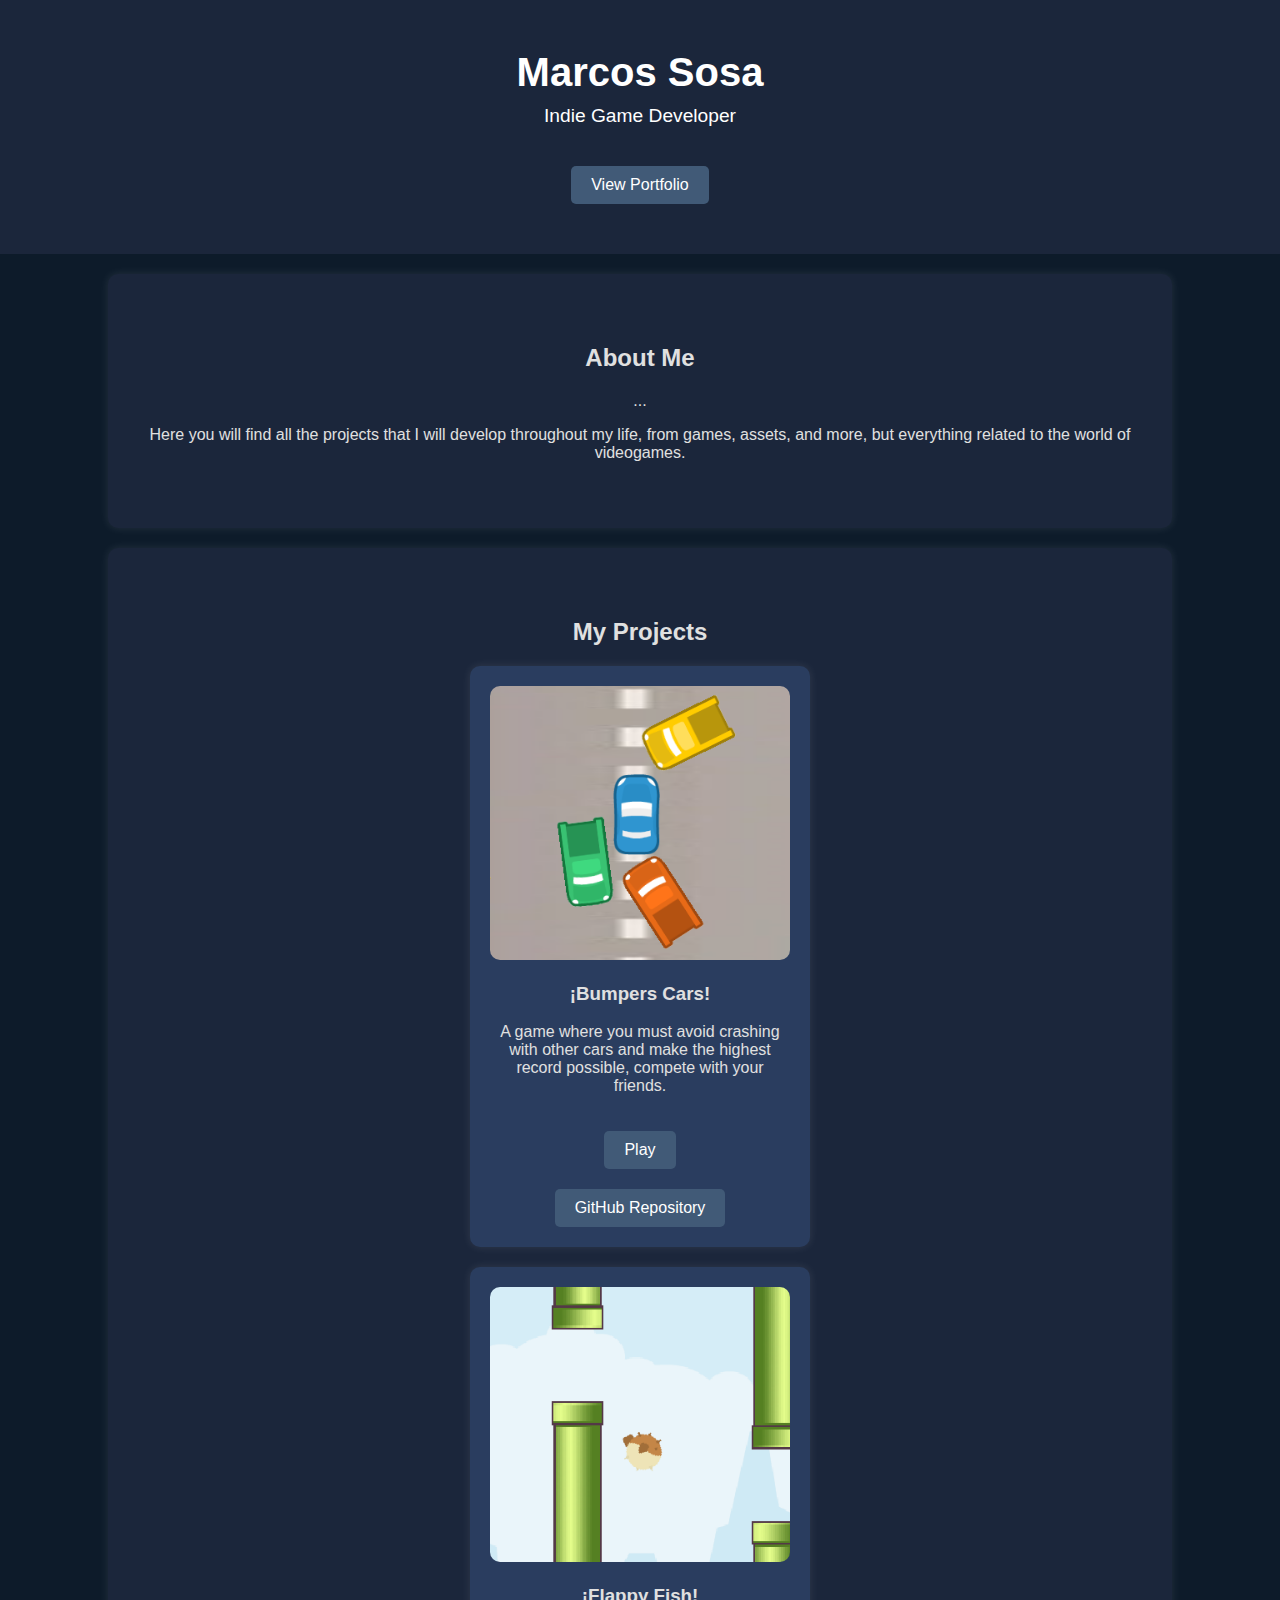
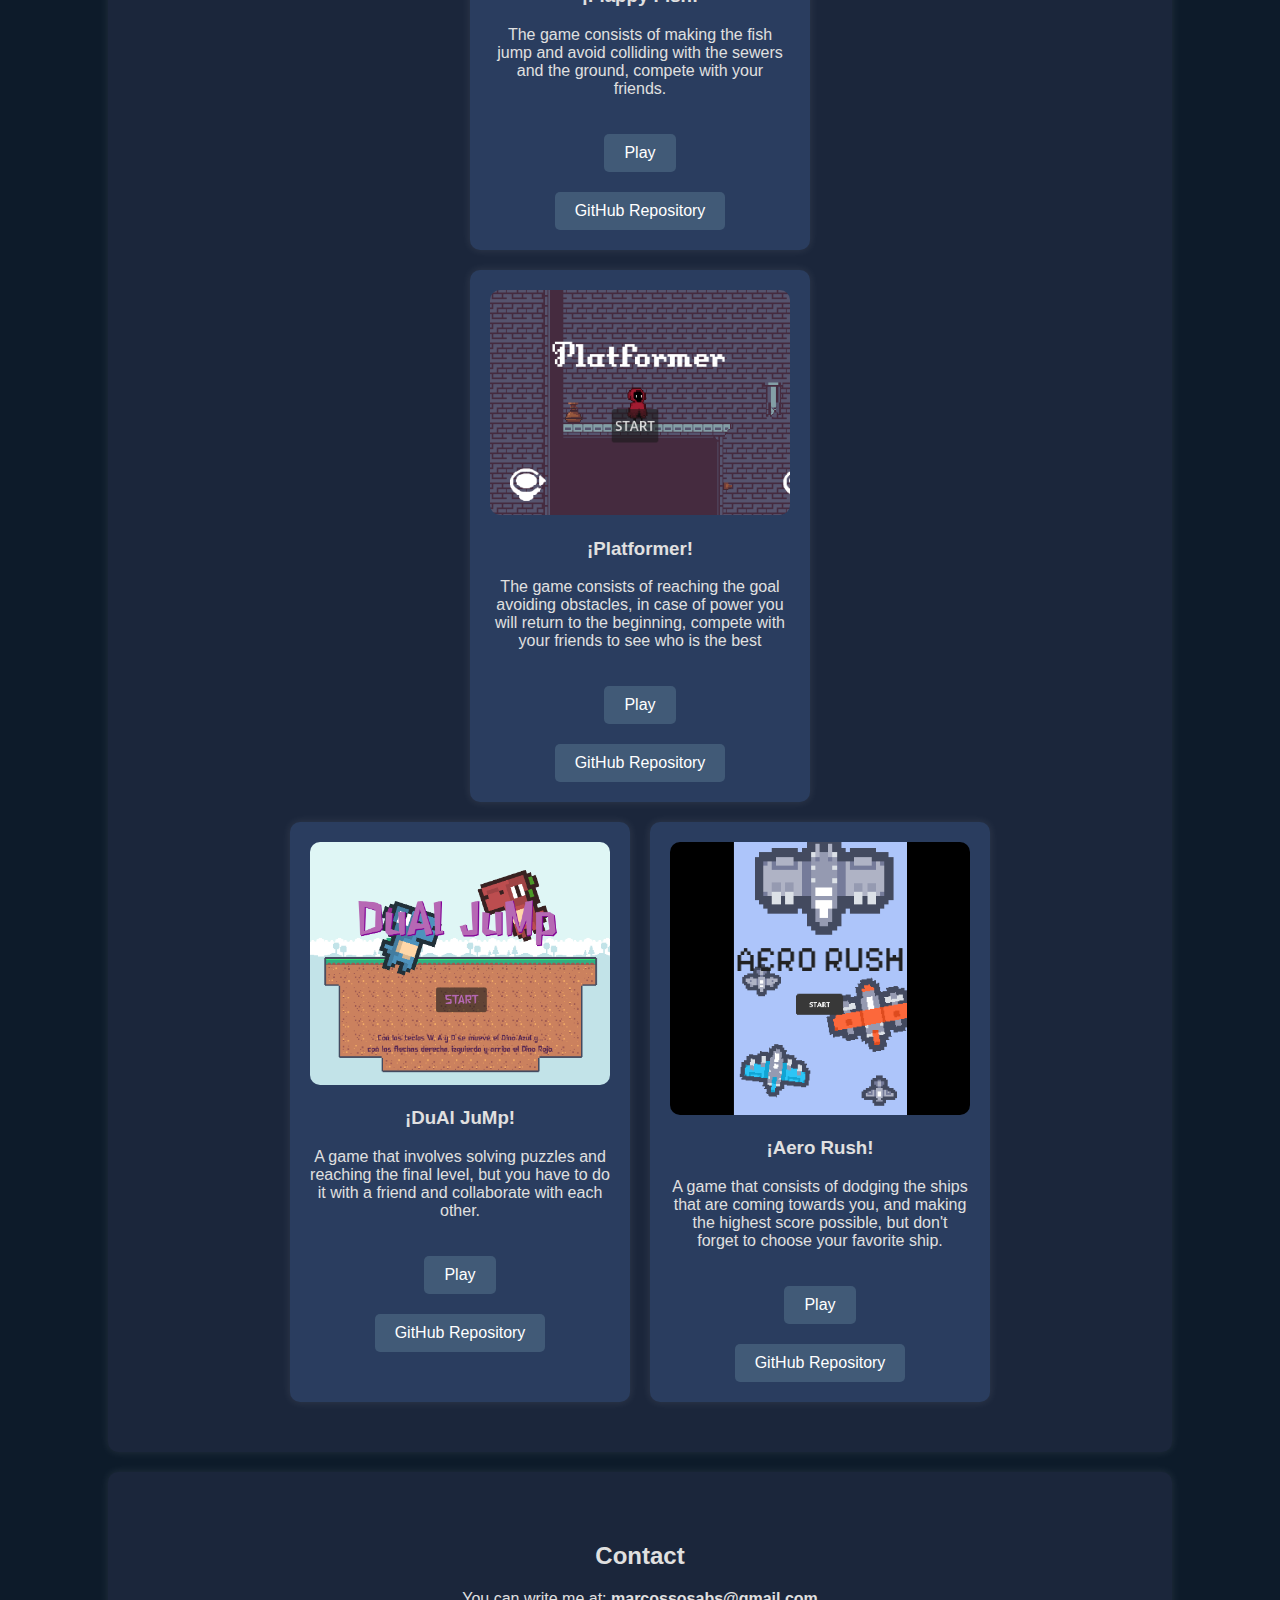
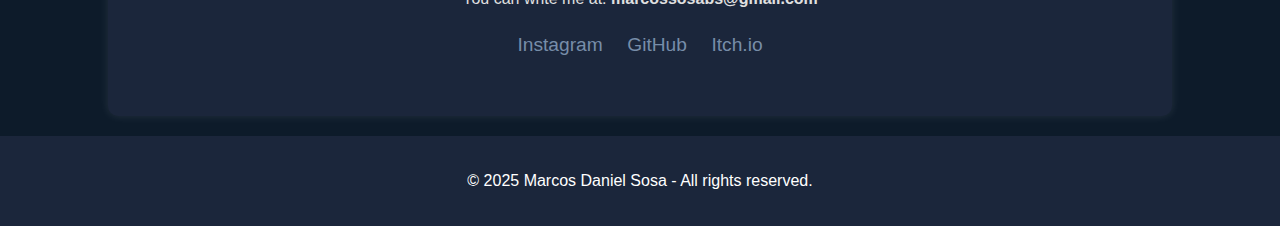
<file: index.html>
<!DOCTYPE html>
<html lang="es">
<head>
    <meta charset="UTF-8">
    <meta name="viewport" content="width=device-width, initial-scale=1.0">
    <title>My Portfolio</title>
    <link rel="stylesheet" href="styles.css">
    <link rel="icon" href="contenido/FaviconMGP.png">
</head>
<body>
    <!-- Sección Principal -->
    <header>
        <h1>Marcos Sosa</h1>
        <p>Indie Game Developer</p>
        <a href="#portafolio" class="btn">View Portfolio</a>
    </header>

    <!-- Sección Sobre Mí -->
    <section id="sobre-mi">
        <h2>About Me</h2>
        <p>...</p>
        <p>Here you will find all the projects that I will develop throughout my life, from games, assets, and more, but everything related to the world of videogames.</p>
    </section>

    <!-- Sección de Portafolio -->
    <section id="portafolio">
        <h2>My Projects</h2>

        <div class="proyectos">
            <div class="proyecto">
                <img src="Contenido/BumpersCars.png" alt="Proyecto 1">
                <h3>¡Bumpers Cars!</h3>
                <p>A game where you must avoid crashing with other cars and make the highest record possible, compete with your friends.</p>
                <div>
                    <a href="https://marquis-dev.itch.io/bumpers-cars" target="blank" class="btn">Play</a>
                </div>
                <div>
                    <a href="https://github.com/MarquitosDev/BumpersCars" target="blank" class="btn">GitHub Repository</a>
                </div>
        </div>

        <div class="proyectos">
            <div class="proyecto">
                <img src="Contenido/FlappyFish.png" alt="Proyecto 1">
                <h3>¡Flappy Fish!</h3>
                <p>The game consists of making the fish jump and avoid colliding with the sewers and the ground, compete with your friends.</p>
                <div>
                    <a href="https://marquis-dev.itch.io/flappy-fish" target="blank" class="btn">Play</a>
                </div>
                <div>
                    <a href="https://github.com/MarquitosDev/FlappyFish" target="blank" class="btn">GitHub Repository</a>
                </div>
        </div>

        <div class="proyectos">
            <div class="proyecto">
                <img src="Contenido/Platformer.png" alt="Proyecto 1">
                <h3>¡Platformer!</h3>
                <p>The game consists of reaching the goal avoiding obstacles, in case of power you will return to the beginning, compete with your friends to see who is the best</p>
                <div class="enlace">
                    <a href="https://marquis-dev.itch.io/platformer" target="blank" class="btn">Play</a>
                </div>
                <div class="enlace">
                    <a href="https://github.com/MarquitosDev/Platformer" target="blank" class="btn">GitHub Repository</a>
                </div>
        </div>

    <div class="proyectos">
        <div class="proyecto">
            <img src="Contenido/DuAl JuMp.png" alt="Proyecto 1">
            <h3>¡DuAl JuMp!</h3>
            <p>A game that involves solving puzzles and reaching the final level, but you have to do it with a friend and collaborate with each other.</p>
            <div>
                <a href="https://marquis-dev.itch.io/dual-jump" target="blank" class="btn">Play</a>
            </div>
            <div>
                <a href="https://github.com/MarquitosDev/DuAl-JuMp" target="blank" class="btn">GitHub Repository</a>
            </div>
    </div>

    <div class="proyectos">
        <div class="proyecto">
            <img src="Contenido/Aero Rush.png" alt="Proyecto 1">
            <h3>¡Aero Rush!</h3>
            <p>A game that consists of dodging the ships that are coming towards you, and making the highest score possible, but don't forget to choose your favorite ship.</p>
            <div>
                <a href="https://marquis-dev.itch.io/aero-rush" target="blank" class="btn">Play</a>
            </div>
            <div>
                <a href="https://github.com/MarquitosDev/Aero-Rush" target="blank" class="btn">GitHub Repository</a>
            </div>
            </section>
    </div>
    <!-- Contacto -->
    <section id="contacto">
        <h2>Contact</h2>
        <p>You can write me at: <strong>marcossosabs@gmail.com</strong></p>
        <div class="redes">
            <a href="https://www.instagram.com/marquis_974/">Instagram</a>
            <a href="https://github.com/MarquitosDev">GitHub</a>
            <a href="https://marquis-dev.itch.io/">Itch.io</a>
        </div>
    </section>

    <footer>
        <p>&copy; 2025 Marcos Daniel Sosa - All rights reserved.</p>
    </footer>
</body>
</html>
</file>
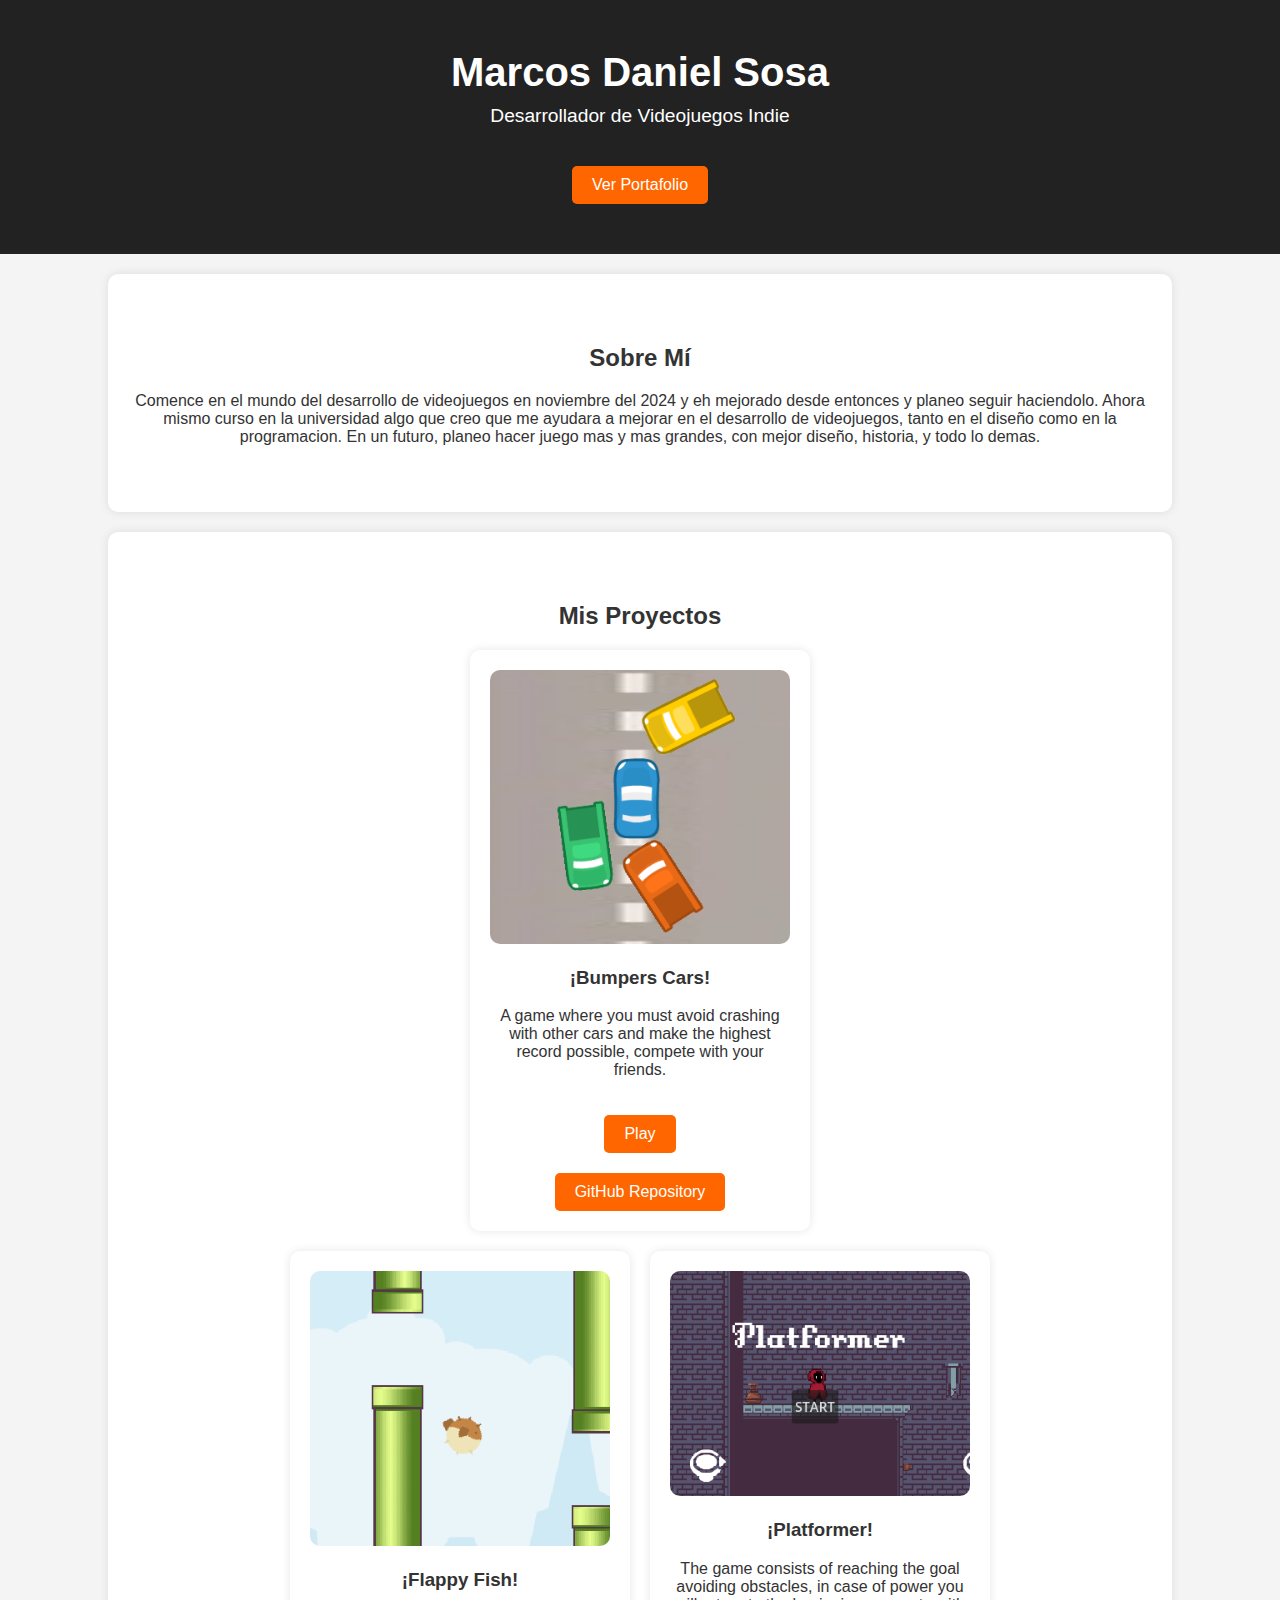
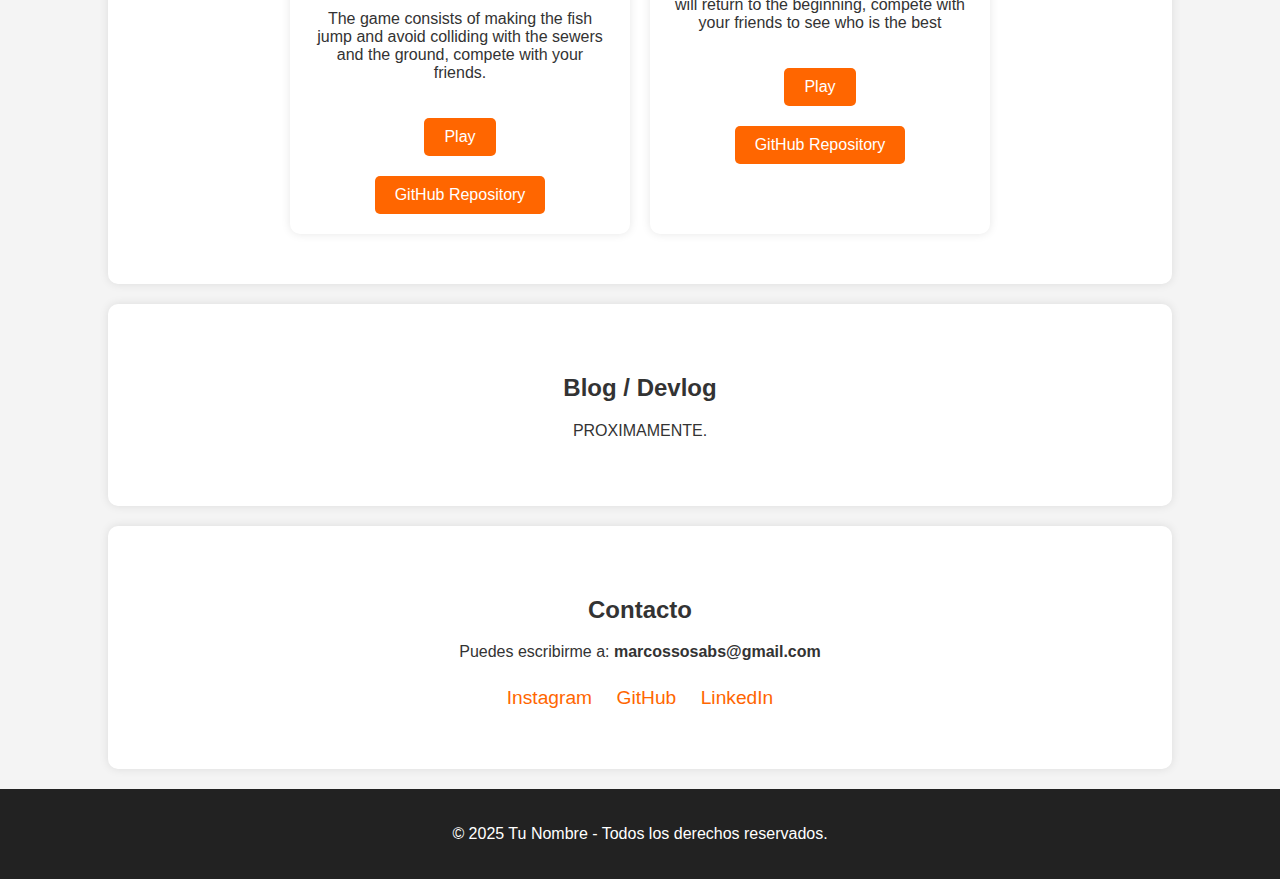
<file: Codigo/index.html>
<!DOCTYPE html>
<html lang="es">
<head>
    <meta charset="UTF-8">
    <meta name="viewport" content="width=device-width, initial-scale=1.0">
    <title>Mi Portafolio</title>
    <link rel="stylesheet" href="styles.css">
</head>
<body>
    <!-- Sección Principal -->
    <header>
        <h1>Marcos Daniel Sosa</h1>
        <p>Desarrollador de Videojuegos Indie</p>
        <a href="#portafolio" class="btn">Ver Portafolio</a>
    </header>

    <!-- Sección Sobre Mí -->
    <section id="sobre-mi">
        <h2>Sobre Mí</h2>
        <p>Comence en el mundo del desarrollo de videojuegos en noviembre del 2024 y eh mejorado desde entonces y planeo seguir haciendolo.
            Ahora mismo curso en la universidad algo que creo que me ayudara a mejorar en el desarrollo de videojuegos, tanto en el diseño como en la programacion.
            En un futuro, planeo hacer juego mas y mas grandes, con mejor diseño, historia, y todo lo demas.
        </p>
    </section>

    <!-- Sección de Portafolio -->
    <section id="portafolio">
        <h2>Mis Proyectos</h2>

        <div class="proyectos">
            <div class="proyecto">
                <img src="../Contenido/BumpersCars.png" alt="Proyecto 1">
                <h3>¡Bumpers Cars!</h3>
                <p>A game where you must avoid crashing with other cars and make the highest record possible, compete with your friends.</p>
                <div>
                    <a href="https://marquis-dev.itch.io/bumpers-cars" target="blank" class="btn">Play</a>
                </div>
                <div>
                    <a href="https://github.com/MarquitosDev/BumpersCars" target="blank" class="btn">GitHub Repository</a>
                </div>
        </div>

        <div class="proyectos">
            <div class="proyecto">
                <img src="../Contenido/FlappyFish.png" alt="Proyecto 1">
                <h3>¡Flappy Fish!</h3>
                <p>The game consists of making the fish jump and avoid colliding with the sewers and the ground, compete with your friends.</p>
                <div>
                    <a href="https://marquis-dev.itch.io/flappy-fish" target="blank" class="btn">Play</a>
                </div>
                <div>
                    <a href="https://github.com/MarquitosDev/FlappyFish" target="blank" class="btn">GitHub Repository</a>
                </div>
        </div>

        <div class="proyectos">
            <div class="proyecto">
                <img src="../Contenido/Platformer.png" alt="Proyecto 1">
                <h3>¡Platformer!</h3>
                <p>The game consists of reaching the goal avoiding obstacles, in case of power you will return to the beginning, compete with your friends to see who is the best</p>
                <div>
                    <a href="https://marquis-dev.itch.io/platformer" target="blank" class="btn">Play</a>
                </div>
                <div>
                    <a href="https://github.com/MarquitosDev/Platformer" target="blank" class="btn">GitHub Repository</a>
                </div>
        </div>
    </section>

    <!-- Blog o Devlog -->
    <section id="blog">
        <h2>Blog / Devlog</h2>
        <p>PROXIMAMENTE.</p>
    </section>

    <!-- Contacto -->
    <section id="contacto">
        <h2>Contacto</h2>
        <p>Puedes escribirme a: <strong>marcossosabs@gmail.com</strong></p>
        <div class="redes">
            <a href="https://www.instagram.com/marquis_974/">Instagram</a>
            <a href="https://github.com/MarquitosDev">GitHub</a>
            <a href="https://www.linkedin.com/in/marcos-sosa-43897830b/?trk=opento_sprofile_topcard">LinkedIn</a>
        </div>
    </section>

    <footer>
        <p>&copy; 2025 Tu Nombre - Todos los derechos reservados.</p>
    </footer>
</body>
</html>
</file>
<file: styles.css>
/* Estilos generales */
body {
    font-family: Arial, sans-serif;
    margin: 0;
    padding: 0;
    background-color: #0d1b2a; /* Azul muy oscuro */
    color: #e0e0e0;
    text-align: center;
    transition: background 0.3s, color 0.3s;
}

/* Encabezado */
header {
    background: #1b263b; /* Azul oscuro */
    color: white;
    padding: 50px 20px;
}
header h1 {
    margin: 0;
    font-size: 2.5em;
}
header p {
    font-size: 1.2em;
    margin-top: 10px;
}

.btn {
    display: inline-block;
    margin-top: 20px;
    padding: 10px 20px;
    background: #415a77; /* Azul medio */
    color: white;
    text-decoration: none;
    border-radius: 5px;
    cursor: pointer;
    border: none;
}

.btn:hover {
    background: #778da9; /* Azul claro */
}

/* Secciones */
section {
    padding: 50px 20px;
    background: #1b263b; /* Azul oscuro */
    margin: 20px auto;
    width: 80%;
    box-shadow: 0px 0px 10px rgba(255, 255, 255, 0.1);
    border-radius: 10px;
}

/* Portafolio */
.proyectos {
    display: flex;
    flex-wrap: wrap;
    justify-content: center;
    gap: 20px;
}
.proyecto {
    background: #2a3d5f; /* Azul grisáceo */
    padding: 20px;
    width: 300px;
    box-shadow: 0px 0px 10px rgba(255, 255, 255, 0.1);
    border-radius: 10px;
}
.proyecto img {
    width: 100%;
    border-radius: 10px;
}

/* Contacto */
.redes a {
    display: inline-block;
    margin: 10px;
    color: #778da9;
    text-decoration: none;
    font-size: 1.2em;
}

/* Pie de página */
footer {
    background: #1b263b;
    color: white;
    padding: 20px;
    margin-top: 20px;
}
</file>
<file: Codigo/styles.css>
/* Archivo CSS para el Portafolio */

/* Estilos generales */
body {
    font-family: Arial, sans-serif;
    margin: 0;
    padding: 0;
    background-color: #f4f4f4;
    color: #333;
    text-align: center;
}

/* Encabezado */
header {
    background: #222;
    color: white;
    padding: 50px 20px;
}
header h1 {
    margin: 0;
    font-size: 2.5em;
}
header p {
    font-size: 1.2em;
    margin-top: 10px;
}
.btn {
    display: inline-block;
    margin-top: 20px;
    padding: 10px 20px;
    background: #ff6600;
    color: white;
    text-decoration: none;
    border-radius: 5px;
}

/* Secciones */
section {
    padding: 50px 20px;
    background: white;
    margin: 20px auto;
    width: 80%;
    box-shadow: 0px 0px 10px rgba(0,0,0,0.1);
    border-radius: 10px;
}

#sobre-mi{
    text-align: center;
}

/* Portafolio */
.proyectos {
    display: flex;
    flex-wrap: wrap;
    justify-content: center;
    gap: 20px;
}
.proyecto {
    background: #fff;
    padding: 20px;
    width: 300px;
    box-shadow: 0px 0px 10px rgba(0,0,0,0.1);
    border-radius: 10px;
}
.proyecto img {
    width: 100%;
    border-radius: 10px;
}

/* Contacto */
.redes a {
    display: inline-block;
    margin: 10px;
    color: #ff6600;
    text-decoration: none;
    font-size: 1.2em;
}

/* Pie de página */
footer {
    background: #222;
    color: white;
    padding: 20px;
    margin-top: 20px;
}
</file>
